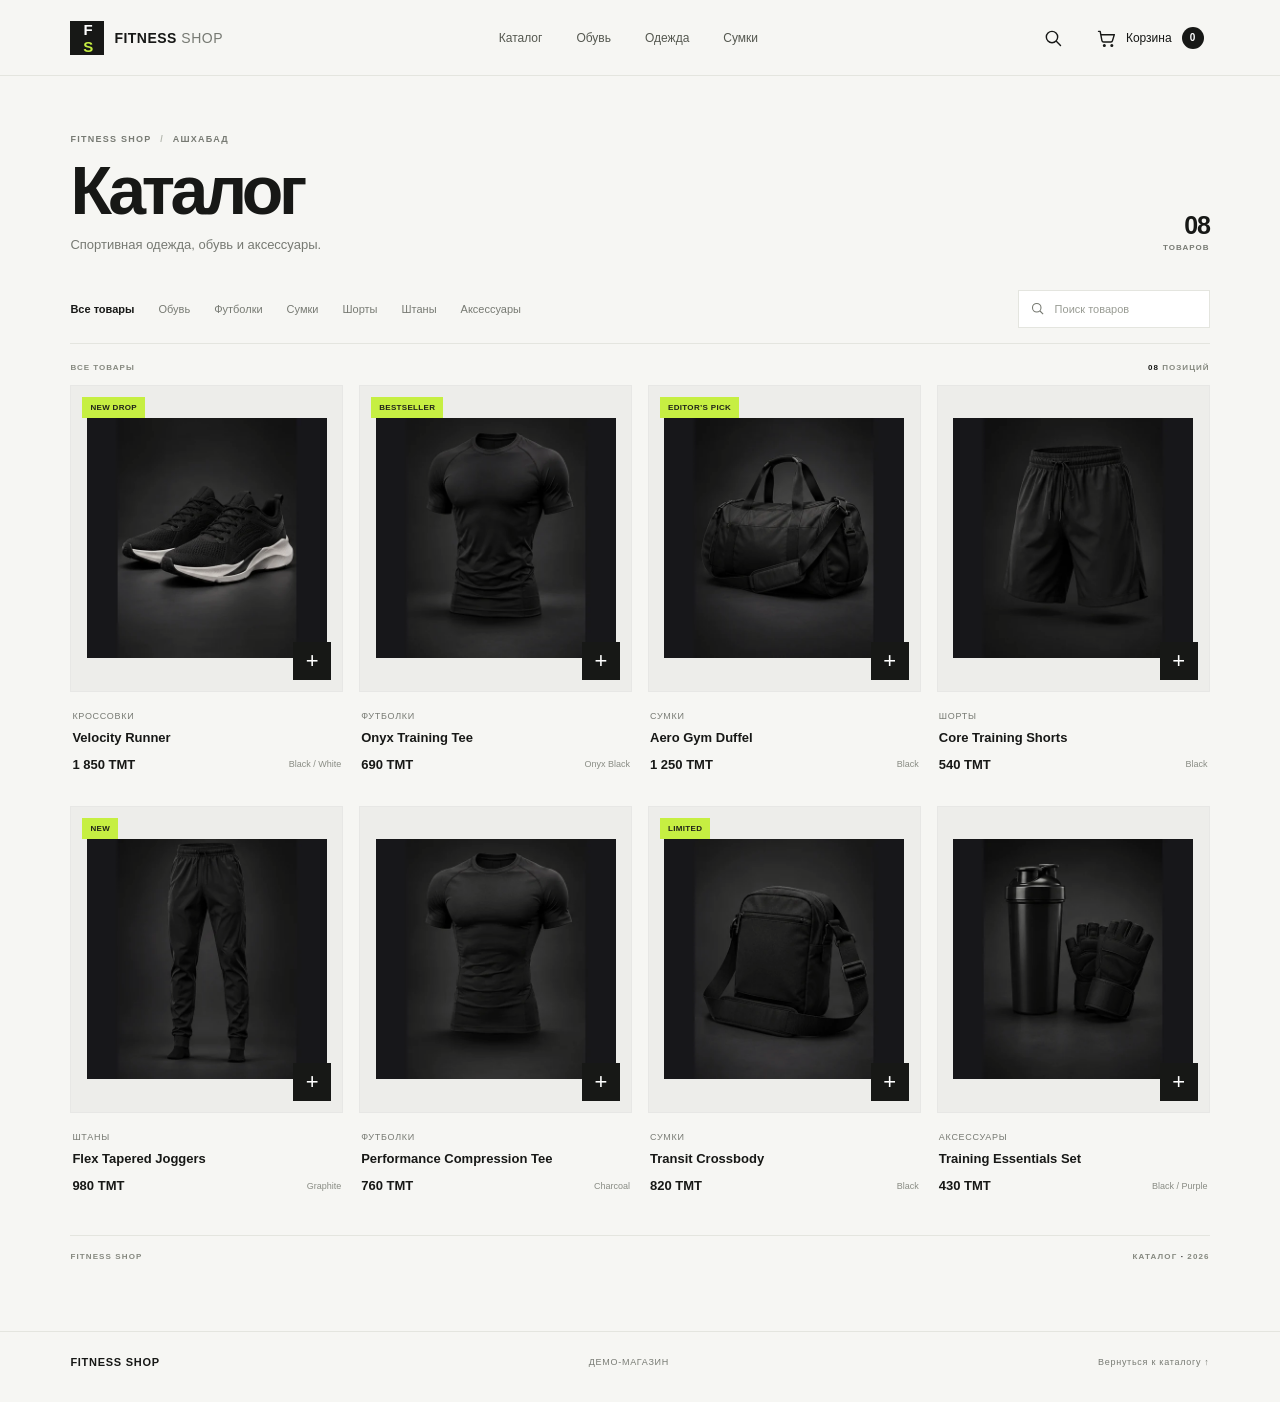
<file: index.html>
<!doctype html>
<html lang="ru">
<head>
  <meta charset="utf-8">
  <meta name="viewport" content="width=device-width, initial-scale=1, viewport-fit=cover">
  <meta name="theme-color" content="#f6f6f3">
  <meta name="description" content="Fitness Shop — спортивная одежда, обувь и аксессуары.">
  <title>Fitness Shop — Каталог</title>
  <link rel="preload" href="/static/style.css" as="style">
  <link rel="stylesheet" href="/static/style.css">
</head>
<body>
  <header class="site-header" id="home">
    <button class="icon-button menu-toggle" id="menuToggle" aria-label="Открыть меню" aria-expanded="false">
      <svg viewBox="0 0 24 24" aria-hidden="true"><path d="M4 7h16M4 12h16M4 17h16"/></svg>
    </button>

    <a class="brand" href="#home" aria-label="Fitness Shop — главная">
      <span class="brand-mark" aria-hidden="true">F<span>S</span></span>
      <span class="brand-type">FITNESS <b>SHOP</b></span>
    </a>

    <nav class="desktop-nav" aria-label="Основная навигация">
      <a href="#catalog">Каталог</a>
      <a href="#catalog" data-filter-link="Кроссовки">Обувь</a>
      <a href="#catalog" data-filter-link="Футболки">Одежда</a>
      <a href="#catalog" data-filter-link="Сумки">Сумки</a>
    </nav>

    <div class="header-actions">
      <button class="icon-button search-toggle" id="searchToggle" aria-label="Поиск">
        <svg viewBox="0 0 24 24" aria-hidden="true"><circle cx="10.8" cy="10.8" r="6.8"/><path d="m16 16 5 5"/></svg>
      </button>
      <button class="cart-button" id="openCart" aria-label="Открыть корзину">
        <svg viewBox="0 0 24 24" aria-hidden="true"><path d="M3 4h2l2.1 11.2a2 2 0 0 0 2 1.6h8.7a2 2 0 0 0 2-1.6L22 8H6"/><circle cx="10" cy="21" r="1"/><circle cx="19" cy="21" r="1"/></svg>
        <span>Корзина</span><b id="cartCount">0</b>
      </button>
    </div>
  </header>

  <main id="main">
    <section class="catalog-section" id="catalog">
      <div class="catalog-topline">
        <div>
          <p class="eyebrow">FITNESS SHOP <span> / </span> АШХАБАД</p>
          <h1>Каталог</h1>
          <p class="catalog-intro">Спортивная одежда, обувь и аксессуары.</p>
        </div>
        <span class="catalog-total">08 <small>ТОВАРОВ</small></span>
      </div>

      <div class="catalog-toolbar">
        <div class="category-tabs" id="categoryTabs" aria-label="Категории товаров">
          <button class="active" data-category="Все">Все товары</button>
          <button data-category="Кроссовки">Обувь</button>
          <button data-category="Футболки">Футболки</button>
          <button data-category="Сумки">Сумки</button>
          <button data-category="Шорты">Шорты</button>
          <button data-category="Штаны">Штаны</button>
          <button data-category="Аксессуары">Аксессуары</button>
        </div>
        <label class="search-field" id="searchField">
          <svg viewBox="0 0 24 24" aria-hidden="true"><circle cx="10.8" cy="10.8" r="6.8"/><path d="m16 16 5 5"/></svg>
          <input id="productSearch" type="search" placeholder="Поиск товаров" autocomplete="off" aria-label="Поиск товаров">
        </label>
      </div>

      <div class="catalog-meta">
        <span>ВСЕ ТОВАРЫ</span>
        <span><b id="showingCount">08</b> ПОЗИЦИЙ</span>
      </div>
      <div class="product-grid" id="productGrid" aria-live="polite"></div>
      <div class="catalog-foot"><span>FITNESS SHOP</span><span>КАТАЛОГ <b>·</b> 2026</span></div>
    </section>
  </main>

  <footer class="footer">
    <a class="footer-brand" href="#home">FITNESS SHOP</a>
    <span>ДЕМО-МАГАЗИН</span>
    <a href="#catalog">Вернуться к каталогу ↑</a>
  </footer>

  <nav class="bottom-nav" aria-label="Нижняя навигация">
    <a class="bottom-link active" href="#home">
      <svg viewBox="0 0 24 24" aria-hidden="true"><path d="m3 10 9-7 9 7v10a1 1 0 0 1-1 1h-5v-7H9v7H4a1 1 0 0 1-1-1Z"/></svg>
      <span>Главная</span>
    </a>
    <a class="bottom-link" href="#catalog">
      <svg viewBox="0 0 24 24" aria-hidden="true"><rect x="4" y="4" width="6" height="6" rx="1"/><rect x="14" y="4" width="6" height="6" rx="1"/><rect x="4" y="14" width="6" height="6" rx="1"/><rect x="14" y="14" width="6" height="6" rx="1"/></svg>
      <span>Каталог</span>
    </a>
    <button class="bottom-link" type="button" id="bottomSearch">
      <svg viewBox="0 0 24 24" aria-hidden="true"><circle cx="10.8" cy="10.8" r="6.8"/><path d="m16 16 5 5"/></svg>
      <span>Поиск</span>
    </button>
    <button class="bottom-link bottom-cart" type="button" id="bottomCart">
      <span class="bottom-cart-icon"><svg viewBox="0 0 24 24" aria-hidden="true"><path d="M3 4h2l2.1 11.2a2 2 0 0 0 2 1.6h8.7a2 2 0 0 0 2-1.6L22 8H6"/><circle cx="10" cy="21" r="1"/><circle cx="19" cy="21" r="1"/></svg><i id="bottomCartCount">0</i></span>
      <span>Корзина</span>
    </button>
  </nav>

  <div class="overlay" id="overlay"></div>

  <aside class="menu-drawer" id="menuDrawer" aria-label="Меню магазина" aria-hidden="true">
    <div class="menu-head">
      <a class="brand" href="#home"><span class="brand-mark">F<span>S</span></span><span class="brand-type">FITNESS <b>SHOP</b></span></a>
      <button class="close-button" id="menuClose" aria-label="Закрыть меню">×</button>
    </div>
    <p class="menu-caption">НАВИГАЦИЯ</p>
    <nav class="menu-links">
      <a href="#catalog">Все товары <span>↗</span></a>
      <a href="#catalog" data-filter-link="Кроссовки">Обувь <span>↗</span></a>
      <a href="#catalog" data-filter-link="Футболки">Футболки <span>↗</span></a>
      <a href="#catalog" data-filter-link="Сумки">Сумки <span>↗</span></a>
      <a href="#catalog" data-filter-link="Шорты">Шорты <span>↗</span></a>
      <a href="#catalog" data-filter-link="Штаны">Штаны <span>↗</span></a>
      <a href="#catalog" data-filter-link="Аксессуары">Аксессуары <span>↗</span></a>
    </nav>
    <div class="menu-bottom">
      <span>FITNESS SHOP</span>
      <small>Демонстрационная версия магазина</small>
    </div>
  </aside>

  <aside class="cart-drawer" id="cartDrawer" aria-label="Корзина" aria-hidden="true">
    <div class="drawer-head">
      <div><p class="eyebrow">ВАШ ЗАКАЗ</p><h2>Корзина <span id="drawerCount">(0)</span></h2></div>
      <button class="close-button" id="closeCart" aria-label="Закрыть">×</button>
    </div>
    <div class="cart-items" id="cartItems"></div>
    <div class="cart-bottom">
      <div class="subtotal"><span>Итого</span><b id="cartTotal">0 TMT</b></div>
      <button class="primary-cta checkout-start" id="checkoutStart">Перейти к оформлению <span>→</span></button>
      <p>Демо-заказ · Без оплаты</p>
    </div>
  </aside>

  <section class="checkout-modal" id="checkoutModal" role="dialog" aria-modal="true" aria-labelledby="checkoutTitle" aria-hidden="true">
    <div class="checkout-head">
      <div><p class="eyebrow">ДЕМО-ОФОРМЛЕНИЕ</p><h2 id="checkoutTitle">Оформление заказа</h2></div>
      <button class="close-button" id="closeCheckout" aria-label="Закрыть">×</button>
    </div>
    <form id="checkoutForm" novalidate>
      <div class="form-grid">
        <label>Имя и фамилия<input name="name" autocomplete="name" maxlength="80" placeholder="Как к вам обращаться" required></label>
        <label>Номер телефона<input name="phone" type="tel" autocomplete="tel" maxlength="40" placeholder="+993 ..." required></label>
        <label>Город<input name="city" autocomplete="address-level2" maxlength="80" placeholder="Ашхабад" required></label>
        <label>Получение<select name="method" id="deliveryMethod"><option value="delivery">Доставка</option><option value="pickup">Самовывоз</option></select></label>
        <label class="address-field full-width">Адрес доставки<input name="address" autocomplete="street-address" maxlength="180" placeholder="Улица, дом, ориентир"></label>
        <label class="full-width">Комментарий <span class="optional">необязательно</span><textarea name="comment" rows="2" maxlength="300" placeholder="Размер, цвет или пожелания"></textarea></label>
      </div>
      <input class="hp-field" type="text" name="website" tabindex="-1" autocomplete="off" aria-hidden="true">
      <label class="consent"><input type="checkbox" name="consent" required><span>Я согласен(на), что введённые данные будут отправлены оператору демо-магазина в Telegram для демонстрации оформления заказа.</span></label>
      <div class="checkout-summary"><span>Сумма демонстрационного заказа</span><b id="checkoutTotal">0 TMT</b></div>
      <button class="primary-cta submit-order" type="submit" id="submitOrder">Отправить демо-заказ <span>→</span></button>
      <p class="form-disclaimer">Это демонстрация. Оплата не производится, заказ не передаётся в реальный магазин. Используйте тестовые контактные данные.</p>
      <div class="form-message" id="formMessage" role="status"></div>
    </form>
  </section>

  <div class="toast" id="toast" role="status"></div>

  <script>
    (() => {
      const menu = document.getElementById('menuDrawer');
      const overlay = document.getElementById('overlay');
      const toggle = document.getElementById('menuToggle');
      const close = document.getElementById('menuClose');
      const openMenu = () => {
        menu.classList.add('open');
        menu.setAttribute('aria-hidden', 'false');
        toggle.setAttribute('aria-expanded', 'true');
        overlay.classList.add('visible');
        document.body.classList.add('locked');
      };
      const closeMenu = () => {
        menu.classList.remove('open');
        menu.setAttribute('aria-hidden', 'true');
        toggle.setAttribute('aria-expanded', 'false');
        if (!document.getElementById('cartDrawer').classList.contains('open') &&
            !document.getElementById('checkoutModal').classList.contains('open')) {
          overlay.classList.remove('visible');
          document.body.classList.remove('locked');
        }
      };
      toggle.addEventListener('click', openMenu);
      close.addEventListener('click', closeMenu);
      overlay.addEventListener('click', closeMenu);
      menu.querySelectorAll('a').forEach(link => link.addEventListener('click', closeMenu));
      document.getElementById('bottomSearch').addEventListener('click', () => {
        document.getElementById('searchToggle').click();
      });
      document.getElementById('bottomCart').addEventListener('click', () => {
        document.getElementById('openCart').click();
      });
      document.addEventListener('keydown', event => {
        if (event.key === 'Escape') closeMenu();
      });
      const count = document.getElementById('cartCount');
      const bottomCount = document.getElementById('bottomCartCount');
      const observer = new MutationObserver(() => bottomCount.textContent = count.textContent);
      observer.observe(count, {childList:true, characterData:true, subtree:true});
      bottomCount.textContent = count.textContent;
    })();
  </script>
  <script src="/static/script.js" defer></script>
</body>
</html>
</file>
<file: static/style.css>
:root{
  --bg:#f6f6f3;
  --surface:#ffffff;
  --surface-soft:#efefeb;
  --text:#171816;
  --muted:#777a73;
  --line:#e4e5df;
  --accent:#c6ef42;
  --dark:#171816;
  --font:'DM Sans',Arial,sans-serif;
  --display:'Manrope','DM Sans',Arial,sans-serif;
  --radius:4px;
}
*{box-sizing:border-box}
html{scroll-behavior:smooth;scroll-padding-top:90px}
body{margin:0;background:var(--bg);color:var(--text);font-family:var(--font);-webkit-font-smoothing:antialiased}
button,input,select,textarea{font:inherit}
button,a{-webkit-tap-highlight-color:transparent}
a{color:inherit;text-decoration:none}
button{color:inherit}
.site-header{height:76px;padding:0 5.5%;display:flex;align-items:center;justify-content:space-between;gap:28px;background:rgba(246,246,243,.96);border-bottom:1px solid var(--line);position:sticky;top:0;z-index:20;backdrop-filter:blur(14px)}
.brand{display:flex;align-items:center;gap:10px;flex-shrink:0}
.brand-mark{width:34px;height:34px;display:grid;place-items:center;background:var(--dark);color:#fff;font:800 15px var(--display);letter-spacing:-.1em}
.brand-mark span{color:var(--accent)}
.brand-type{font:800 14px var(--display);letter-spacing:.035em}
.brand-type b{font-weight:500;color:var(--muted)}
.desktop-nav{display:flex;gap:34px;margin:0 auto}
.desktop-nav a{font-size:12px;color:#555850;transition:color .2s}
.desktop-nav a:hover{color:#000}
.header-actions{display:flex;align-items:center;gap:18px}
.icon-button,.cart-button{border:0;background:none;cursor:pointer;display:flex;align-items:center;justify-content:center}
.icon-button{width:38px;height:38px}
.icon-button svg,.cart-button svg{width:20px;height:20px;stroke:currentColor;fill:none;stroke-width:1.7;stroke-linecap:round;stroke-linejoin:round}
.cart-button{gap:10px;font-size:12px}
.cart-button b{width:22px;height:22px;border-radius:50%;background:var(--dark);color:white;display:grid;place-items:center;font-size:10px}
.menu-toggle{display:none}
.catalog-section{max-width:1440px;margin:0 auto;padding:58px 5.5% 70px}
.catalog-topline{display:flex;justify-content:space-between;align-items:flex-end;margin-bottom:38px}
.eyebrow{font-size:9px;font-weight:800;letter-spacing:.14em;color:var(--muted);margin:0 0 13px}
.eyebrow span{padding:0 5px;color:#b4b7ae}
.catalog-topline h1{font:700 clamp(42px,6vw,68px)/.98 var(--display);letter-spacing:-.065em;margin:0}
.catalog-intro{font-size:13px;color:var(--muted);margin:13px 0 0}
.catalog-total{font:700 25px var(--display);letter-spacing:-.05em;text-align:right}
.catalog-total small{display:block;font:600 8px var(--font);letter-spacing:.13em;color:var(--muted);margin-top:3px}
.catalog-toolbar{display:flex;align-items:center;justify-content:space-between;gap:24px;padding:0 0 15px;border-bottom:1px solid var(--line)}
.category-tabs{display:flex;gap:24px;overflow:auto;scrollbar-width:none}
.category-tabs::-webkit-scrollbar{display:none}
.category-tabs button{white-space:nowrap;border:0;background:none;padding:8px 0;color:#777a73;font-size:11px;cursor:pointer;position:relative}
.category-tabs button.active{color:var(--text);font-weight:700}
.category-tabs button.active:after{content:'';position:absolute;bottom:-16px;left:0;right:0;height:2px;background:var(--text)}
.search-field{height:38px;display:flex;align-items:center;gap:8px;border:1px solid var(--line);background:var(--surface);padding:0 11px;min-width:190px}
.search-field svg{width:15px;height:15px;stroke:#74776f;fill:none;stroke-width:1.7}
.search-field input{width:145px;min-width:0;border:0;outline:0;background:transparent;font-size:11px;color:var(--text)}
.search-field input::placeholder{color:#999c94}
.catalog-meta{display:flex;justify-content:space-between;margin:19px 0 13px;font-size:8px;font-weight:700;letter-spacing:.13em;color:#85887f}
.catalog-meta b{color:var(--text)}
.product-grid{display:grid;grid-template-columns:repeat(4,minmax(0,1fr));gap:34px 16px}
.product-card{min-width:0;position:relative}
.product-image{height:clamp(190px,24vw,315px);position:relative;overflow:hidden;background:#ededea;display:grid;place-items:center}
.product-image:after{content:'';position:absolute;inset:0;border:1px solid rgba(0,0,0,.025);pointer-events:none}
.product-image img{width:88%;height:88%;object-fit:contain;mix-blend-mode:multiply;transition:transform .35s ease}
.product-card:hover .product-image img{transform:scale(1.045)}
.product-tag{position:absolute;z-index:2;top:12px;left:12px;padding:6px 8px;background:var(--accent);color:#20231a;font-size:8px;font-weight:800;letter-spacing:.04em}
.quick-add{position:absolute;z-index:3;right:12px;bottom:12px;width:38px;height:38px;border:0;background:var(--dark);color:white;font-size:22px;line-height:1;cursor:pointer;transition:background .2s,color .2s}
.quick-add:hover{background:var(--accent);color:var(--dark)}
.product-info{padding:13px 2px 0}
.product-category{font-size:9px;color:var(--muted);letter-spacing:.08em;text-transform:uppercase}
.product-name{font:700 13px/1.35 var(--display);margin:6px 0 10px;min-height:18px}
.product-bottom{display:flex;justify-content:space-between;align-items:center;gap:8px}
.product-price{font-size:13px;font-weight:800}
.product-color{font-size:9px;color:#898c84;text-align:right}
.empty-state{grid-column:1/-1;padding:70px 10px;text-align:center;color:var(--muted);font-size:13px}
.catalog-foot{display:flex;justify-content:space-between;border-top:1px solid var(--line);margin-top:42px;padding-top:16px;font-size:8px;font-weight:700;letter-spacing:.14em;color:#85887f}
.catalog-foot b{color:var(--text)}
.footer{max-width:1440px;margin:auto;padding:24px 5.5% 34px;display:flex;justify-content:space-between;gap:20px;align-items:center;border-top:1px solid var(--line);font-size:9px;letter-spacing:.08em;color:var(--muted)}
.footer-brand{font:800 11px var(--display);color:var(--text)}
.bottom-nav{display:none}
.overlay{position:fixed;inset:0;background:rgba(20,21,18,.38);backdrop-filter:blur(2px);z-index:40;opacity:0;visibility:hidden;transition:.22s}
.overlay.visible{opacity:1;visibility:visible}
.menu-drawer,.cart-drawer{position:fixed;z-index:41;top:0;bottom:0;width:min(420px,92vw);background:var(--surface);padding:25px 27px;display:flex;flex-direction:column;transition:transform .28s ease}
.menu-drawer{left:0;transform:translateX(-102%)}
.menu-drawer.open{transform:translateX(0)}
.cart-drawer{right:0;transform:translateX(102%)}
.cart-drawer.open{transform:translateX(0)}
.menu-head,.drawer-head,.checkout-head{display:flex;justify-content:space-between;align-items:center;border-bottom:1px solid var(--line);padding-bottom:20px}
.close-button{width:36px;height:36px;background:var(--bg);border:1px solid var(--line);color:var(--text);font-size:24px;line-height:1;cursor:pointer}
.menu-caption{font-size:9px;letter-spacing:.15em;color:var(--muted);font-weight:800;margin:35px 0 12px}
.menu-links{display:flex;flex-direction:column}
.menu-links a{display:flex;justify-content:space-between;align-items:center;padding:15px 0;border-bottom:1px solid var(--line);font:600 17px var(--display)}
.menu-links a span{color:#a0a39a;font-size:15px}
.menu-bottom{margin-top:auto;padding-top:22px;border-top:1px solid var(--line);display:flex;flex-direction:column;gap:7px;font-size:10px;font-weight:800;letter-spacing:.08em}
.menu-bottom small{font-size:10px;font-weight:400;letter-spacing:0;color:var(--muted)}
.drawer-head{align-items:flex-start}
.drawer-head .eyebrow,.checkout-head .eyebrow{margin-bottom:8px}
.drawer-head h2,.checkout-head h2{font:700 30px/1.1 var(--display);letter-spacing:-.04em;margin:0}
.drawer-head h2 span{font:12px var(--font);color:var(--muted)}
.cart-items{overflow:auto;flex:1;padding:12px 0}
.cart-empty{color:var(--muted);font-size:12px;text-align:center;padding:50px 0;line-height:1.8}
.cart-row{display:grid;grid-template-columns:75px 1fr auto;gap:12px;padding:13px 0;border-bottom:1px solid var(--line)}
.cart-row img{width:75px;height:75px;object-fit:contain;background:#efefeb;mix-blend-mode:multiply}
.cart-row h3{font-size:11px;margin:4px 0}
.cart-row small{color:var(--muted);font-size:9px}
.cart-row strong{font-size:11px}
.qty-controls{display:flex;align-items:center;gap:10px;margin-top:9px}
.qty-controls button{width:23px;height:23px;border:1px solid var(--line);background:white;cursor:pointer}
.remove-item{background:none;border:0;color:var(--muted);cursor:pointer;font-size:18px}
.cart-bottom{border-top:1px solid var(--line);padding-top:19px}
.subtotal,.checkout-summary{display:flex;justify-content:space-between;align-items:center;margin-bottom:17px;font-size:12px}
.subtotal b,.checkout-summary b{font-size:17px}
.primary-cta{min-height:48px;padding:0 18px;display:flex;align-items:center;justify-content:space-between;gap:20px;background:var(--dark);color:white;border:0;font-size:11px;font-weight:700;cursor:pointer;transition:background .2s}
.primary-cta:hover{background:#34372f}
.primary-cta span{font-size:18px}
.checkout-start{width:100%}
.cart-bottom>p{text-align:center;color:var(--muted);font-size:9px;margin:12px 0 0}
.checkout-modal{position:fixed;z-index:51;top:50%;left:50%;translate:-50% -46%;width:min(650px,calc(100% - 28px));max-height:min(90vh,820px);overflow:auto;background:var(--surface);border:1px solid var(--line);padding:27px;opacity:0;visibility:hidden;transition:.22s}
.checkout-modal.open{opacity:1;visibility:visible;translate:-50% -50%}
.checkout-head h2{font-size:27px}
.form-grid{display:grid;grid-template-columns:1fr 1fr;gap:14px;margin:22px 0 15px}
.form-grid label{font-size:10px;color:#555850;display:flex;flex-direction:column;gap:7px}
.form-grid input,.form-grid select,.form-grid textarea{background:#fafaf8;border:1px solid var(--line);padding:12px;color:var(--text);outline:0;border-radius:0;font-size:11px;width:100%;resize:vertical}
.form-grid input:focus,.form-grid select:focus,.form-grid textarea:focus{border-color:#9ba77a}
.form-grid input::placeholder,.form-grid textarea::placeholder{color:#a2a59d}
.full-width{grid-column:1/-1}
.optional{color:var(--muted);font-size:9px}
.hp-field{position:absolute!important;left:-10000px!important;opacity:0!important}
.consent{display:flex;align-items:flex-start;gap:9px;color:var(--muted);font-size:9px;line-height:1.6;margin:15px 0}
.consent input{accent-color:#34372f;margin-top:2px}
.checkout-summary{border-top:1px solid var(--line);padding-top:16px;margin:17px 0}
.submit-order{width:100%}
.form-disclaimer{color:var(--muted);font-size:8px;line-height:1.6;text-align:center;margin:12px 0}
.form-message{font-size:10px;text-align:center;min-height:17px;color:#4b6d12}
.form-message.error{color:#b53d3d}
.toast{position:fixed;bottom:25px;left:50%;translate:-50% 20px;background:var(--dark);color:white;padding:12px 17px;font-size:10px;font-weight:700;z-index:70;opacity:0;pointer-events:none;transition:.22s}
.toast.show{opacity:1;translate:-50% 0}
body.locked{overflow:hidden}
button:focus-visible,a:focus-visible,input:focus-visible,select:focus-visible,textarea:focus-visible{outline:2px solid #8cae2c;outline-offset:3px}

@media(max-width:900px){
  .site-header{padding:0 4%;gap:12px}
  .desktop-nav{gap:18px}
  .catalog-section{padding-left:4%;padding-right:4%}
  .product-grid{grid-template-columns:repeat(3,minmax(0,1fr))}
  .product-image{height:clamp(190px,30vw,280px)}
  .footer{padding-left:4%;padding-right:4%}
}
@media(max-width:640px){
  html{scroll-padding-top:74px}
  .site-header{height:64px;padding:0 16px;gap:9px}
  .menu-toggle{display:flex;width:32px;height:36px;order:0}
  .menu-toggle svg{width:21px;height:21px;stroke:currentColor;fill:none;stroke-width:1.7;stroke-linecap:round}
  .brand{gap:7px}
  .brand-mark{width:29px;height:29px;font-size:13px}
  .brand-type{font-size:12px}
  .desktop-nav{display:none}
  .header-actions{gap:7px}
  .search-toggle{width:32px;height:36px}
  .cart-button{width:34px;height:36px;justify-content:center;position:relative}
  .cart-button span{display:none}
  .cart-button b{position:absolute;right:-3px;top:0;width:16px;height:16px;font-size:8px}
  .catalog-section{padding:32px 16px 42px}
  .catalog-topline{margin-bottom:25px}
  .catalog-topline h1{font-size:43px}
  .catalog-intro{font-size:11px;margin-top:9px}
  .catalog-total{font-size:20px}
  .catalog-toolbar{display:flex;flex-direction:column-reverse;align-items:stretch;gap:12px;padding-bottom:12px}
  .search-field{height:42px;width:100%}
  .search-field input{width:100%;font-size:12px}
  .category-tabs{gap:20px;margin-right:-16px;padding-right:16px}
  .category-tabs button{font-size:11px;padding:8px 0}
  .category-tabs button.active:after{bottom:-13px}
  .catalog-meta{margin:14px 0 10px;font-size:8px}
  .product-grid{grid-template-columns:repeat(2,minmax(0,1fr));gap:24px 10px}
  .product-image{height:auto;aspect-ratio: .82}
  .product-image img{width:91%;height:91%}
  .product-tag{top:8px;left:8px;padding:5px 6px;font-size:7px}
  .quick-add{width:33px;height:33px;right:8px;bottom:8px;font-size:20px}
  .product-info{padding:10px 1px 0}
  .product-category{font-size:8px}
  .product-name{font-size:11px;margin:5px 0 8px;min-height:30px}
  .product-price{font-size:12px}
  .product-color{font-size:8px}
  .catalog-foot{margin-top:28px;font-size:7px}
  .footer{padding:20px 16px 88px;flex-wrap:wrap;font-size:8px}
  .footer a:last-child{display:none}
  .bottom-nav{position:fixed;z-index:30;left:0;right:0;bottom:0;display:grid;grid-template-columns:repeat(4,1fr);height:66px;padding:7px 8px calc(7px + env(safe-area-inset-bottom));background:rgba(255,255,255,.96);border-top:1px solid var(--line);backdrop-filter:blur(16px)}
  .bottom-link{display:flex;flex-direction:column;align-items:center;justify-content:center;gap:4px;border:0;background:none;color:#85887f;font-size:8px;cursor:pointer}
  .bottom-link svg{width:19px;height:19px;stroke:currentColor;fill:none;stroke-width:1.6;stroke-linecap:round;stroke-linejoin:round}
  .bottom-link.active{color:var(--text);font-weight:700}
  .bottom-cart-icon{position:relative;display:block}
  .bottom-cart-icon i{position:absolute;right:-8px;top:-5px;min-width:14px;height:14px;padding:0 3px;border-radius:10px;background:var(--accent);color:var(--text);font-style:normal;font-size:8px;display:grid;place-items:center}
  .menu-drawer,.cart-drawer{padding:20px}
  .checkout-modal{padding:20px 17px;max-height:88vh}
  .checkout-head h2{font-size:23px}
  .form-grid{grid-template-columns:1fr;gap:12px;margin:18px 0 12px}
  .full-width{grid-column:auto}
  .form-grid label{font-size:10px}
  .form-grid input,.form-grid select,.form-grid textarea{padding:12px;font-size:12px}
  .toast{bottom:78px;max-width:calc(100% - 30px);white-space:nowrap}
}
@media(min-width:641px){
  .menu-drawer{display:none}
}


/* Product detail view */
.product-modal{position:fixed;inset:0;z-index:60;display:flex;align-items:center;justify-content:center;padding:22px;opacity:0;visibility:hidden;transition:opacity .22s,visibility .22s}
.product-modal.open{opacity:1;visibility:visible}
.product-modal-backdrop{position:absolute;inset:0;border:0;background:rgba(17,18,15,.55);backdrop-filter:blur(4px);cursor:pointer}
.product-detail-panel{position:relative;z-index:1;width:min(920px,100%);max-height:min(88vh,780px);overflow:auto;background:var(--surface);padding:25px}
.detail-topbar{display:flex;justify-content:space-between;align-items:center;border-bottom:1px solid var(--line);padding-bottom:15px}
.detail-topbar .eyebrow{margin:0}
.detail-layout{display:grid;grid-template-columns:1fr 1fr;gap:35px;padding-top:25px}
.detail-image-wrap{min-height:390px;background:#efefeb;display:grid;place-items:center}
.detail-image-wrap img{width:88%;height:88%;max-height:480px;object-fit:contain;mix-blend-mode:multiply}
.detail-content{padding:8px 4px 5px}
.detail-category{font-size:9px;letter-spacing:.13em;text-transform:uppercase;color:var(--muted);margin:0 0 10px}
.detail-content h2{font:700 clamp(26px,4vw,38px)/1.08 var(--display);letter-spacing:-.045em;margin:0}
.detail-price{font-size:20px;font-weight:800;margin:15px 0}
.detail-description{font-size:12px;line-height:1.75;color:var(--muted);padding-bottom:17px;border-bottom:1px solid var(--line);min-height:65px}
.detail-option{margin-top:20px}
.option-heading{display:flex;justify-content:space-between;gap:10px;align-items:center;margin-bottom:10px}
.option-heading label{font-size:11px;font-weight:700}
.option-heading span{font-size:9px;color:var(--muted)}
.size-options,.color-options{display:flex;flex-wrap:wrap;gap:8px}
.size-choice{min-width:42px;height:38px;padding:0 11px;border:1px solid var(--line);background:white;font-size:10px;cursor:pointer}
.size-choice.active{background:var(--dark);border-color:var(--dark);color:white}
.color-choice{display:inline-flex;align-items:center;gap:7px;padding:7px 10px;border:1px solid var(--line);background:white;font-size:10px;cursor:pointer}
.color-choice.active{border-color:var(--dark);box-shadow:inset 0 0 0 1px var(--dark)}
.color-dot{width:12px;height:12px;border-radius:50%;background:#222;border:1px solid #bbb}
.detail-actions{display:grid;grid-template-columns:90px 1fr;gap:10px;margin-top:25px}
.detail-quantity{display:flex;flex-direction:column;gap:7px;font-size:9px;color:var(--muted)}
.detail-quantity select{height:48px;border:1px solid var(--line);background:white;padding:0 10px;color:var(--text)}
.detail-add{width:100%;min-height:48px}
.detail-note{font-size:9px;line-height:1.5;color:var(--muted);margin:13px 0 0}
@media(max-width:640px){
  .product-modal{padding:0;align-items:flex-end}
  .product-detail-panel{width:100%;max-height:94dvh;padding:17px 16px calc(18px + env(safe-area-inset-bottom));overflow:auto}
  .detail-layout{grid-template-columns:1fr;gap:18px;padding-top:15px}
  .detail-image-wrap{min-height:0;aspect-ratio:1.12}
  .detail-image-wrap img{max-height:280px}
  .detail-content{padding:0 2px}
  .detail-content h2{font-size:27px}
  .detail-price{margin:10px 0}
  .detail-description{min-height:0;padding-bottom:12px;margin:0}
  .detail-option{margin-top:15px}
  .detail-actions{margin-top:18px}
}
</file>
